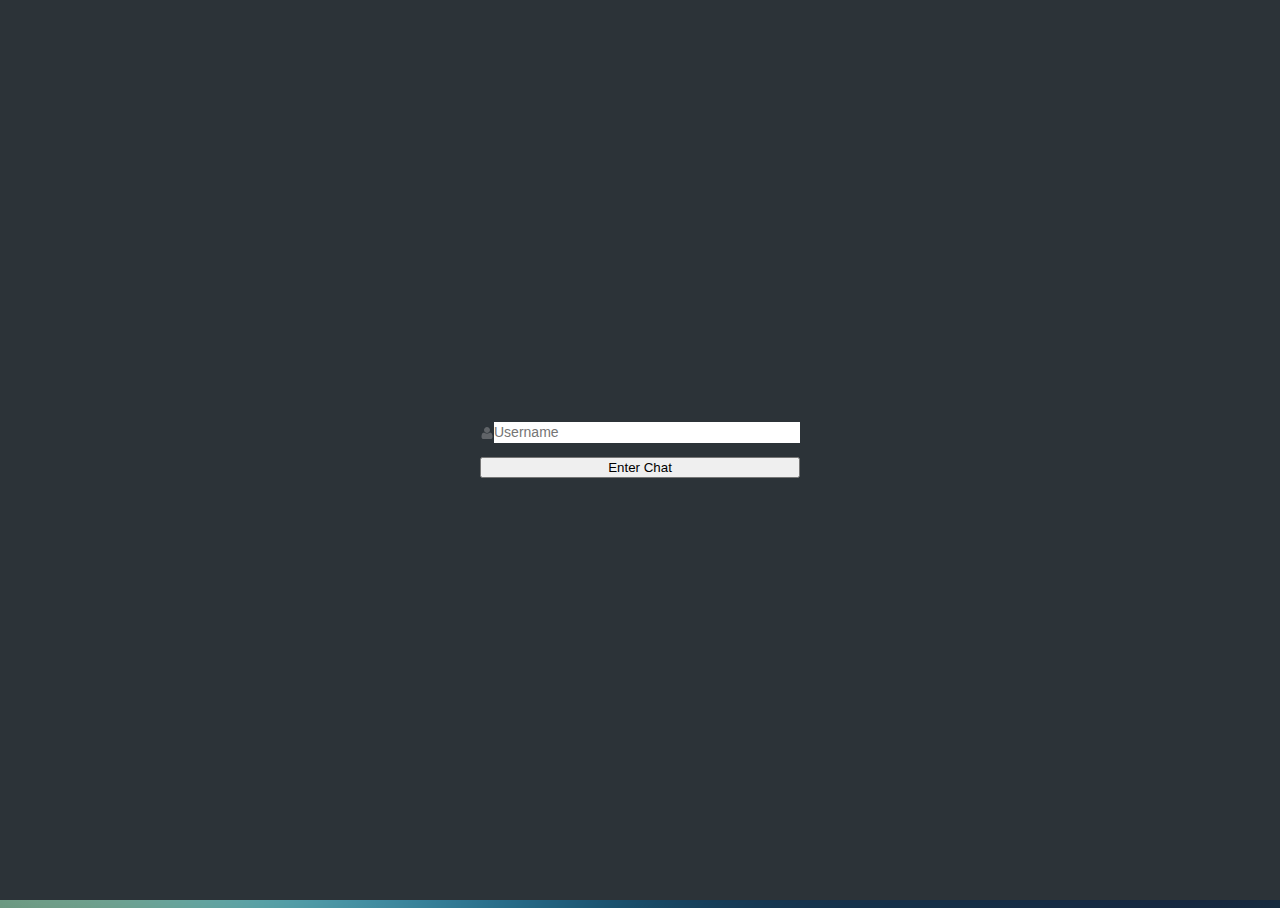
<file: templates/index.html>
<!DOCTYPE html>
<html lang="en">
<head>
  <meta charset="UTF-8">
  <title>Chat</title>
  <link rel="stylesheet" href="/static/style.css">
  <link rel="stylesheet" href="/static/Dropdown.css">
  <script src="/static/chat.js" defer></script>
</head>
<body>
    <div class="bg"></div>

    <div id="welcome-screen" class="align">
      <div class="bgbody">
      <div class="grid welcome-content">
        <div class="form login">
          <div class="form__field">
            <label for="login__username"><svg class="icon">
                <use xlink:href="#icon-user"></use>
              </svg><span class="hidden">Username</span></label>
            <input autocomplete="username" id="nameInput" type="text" name="username" class="form__input" placeholder="Username" required>
          </div> 
          <div class="form__field">
            <button id="nameSubmit">Enter Chat</button>

          </div>
        </div>
      </div>
      <svg xmlns="http://www.w3.org/2000/svg" class="icons">
        <symbol id="icon-user" viewBox="0 0 1792 1792">
          <path d="M1600 1405q0 120-73 189.5t-194 69.5H459q-121 0-194-69.5T192 1405q0-53 3.5-103.5t14-109T236 1084t43-97.5 62-81 85.5-53.5T538 832q9 0 42 21.5t74.5 48 108 48T896 971t133.5-21.5 108-48 74.5-48 42-21.5q61 0 111.5 20t85.5 53.5 62 81 43 97.5 26.5 108.5 14 109 3.5 103.5zm-320-893q0 159-112.5 271.5T896 896 624.5 783.5 512 512t112.5-271.5T896 128t271.5 112.5T1280 512z" />
        </symbol>
      </svg>
    </div>
  </div>
    
      <h1>Welcome <span id="username-display"></span>!</h1>

  <svg>
    <filter id="goo">
      <feGaussianBlur in="SourceGraphic" stdDeviation="10" result="blur" />
      <feColorMatrix in="blur" type="matrix"
        values="1 0 0 0 0  
                0 1 0 0 0  
                0 0 1 0 0  
                0 0 0 18 -7" result="goo" />
      <feBlend in="SourceGraphic" in2="goo" />
    </filter>
  </svg>

  <div class="dropdown">
    <input type="checkbox" id="language-toggle">

    <label class="dropdown__face" for="language-toggle">
      <div class="dropdown__text" id="current-lang">🌐 Select Language</div>
      <div class="dropdown__arrow"></div>
    </label>

    <ul class="dropdown__items" id="language-options">
      <li data-lang="en">🇺🇸 English</li>
      <li data-lang="es">🇪🇸 Español</li>
      <li data-lang="fr">🇫🇷 Français</li>
      <li data-lang="de">🇩🇪 Deutsch</li>
      <li data-lang="hi">🇮🇳 हिंदी</li>
      <li data-lang="ja">🇯🇵 日本語</li>
    </ul>
  </div>



    <div id="chatbox" class="chat">
      <div class="chat-title"></div>
      <div class="messages">
        <div class="messages-content"></div>
      </div>
      <div class="message-box">
        <textarea type="text" class="message-input" id="message" placeholder="Type message..."></textarea>
        <button type="button" class="message-submit">Send</button>
      </div>
    </div>
</body>
</html>
</file>
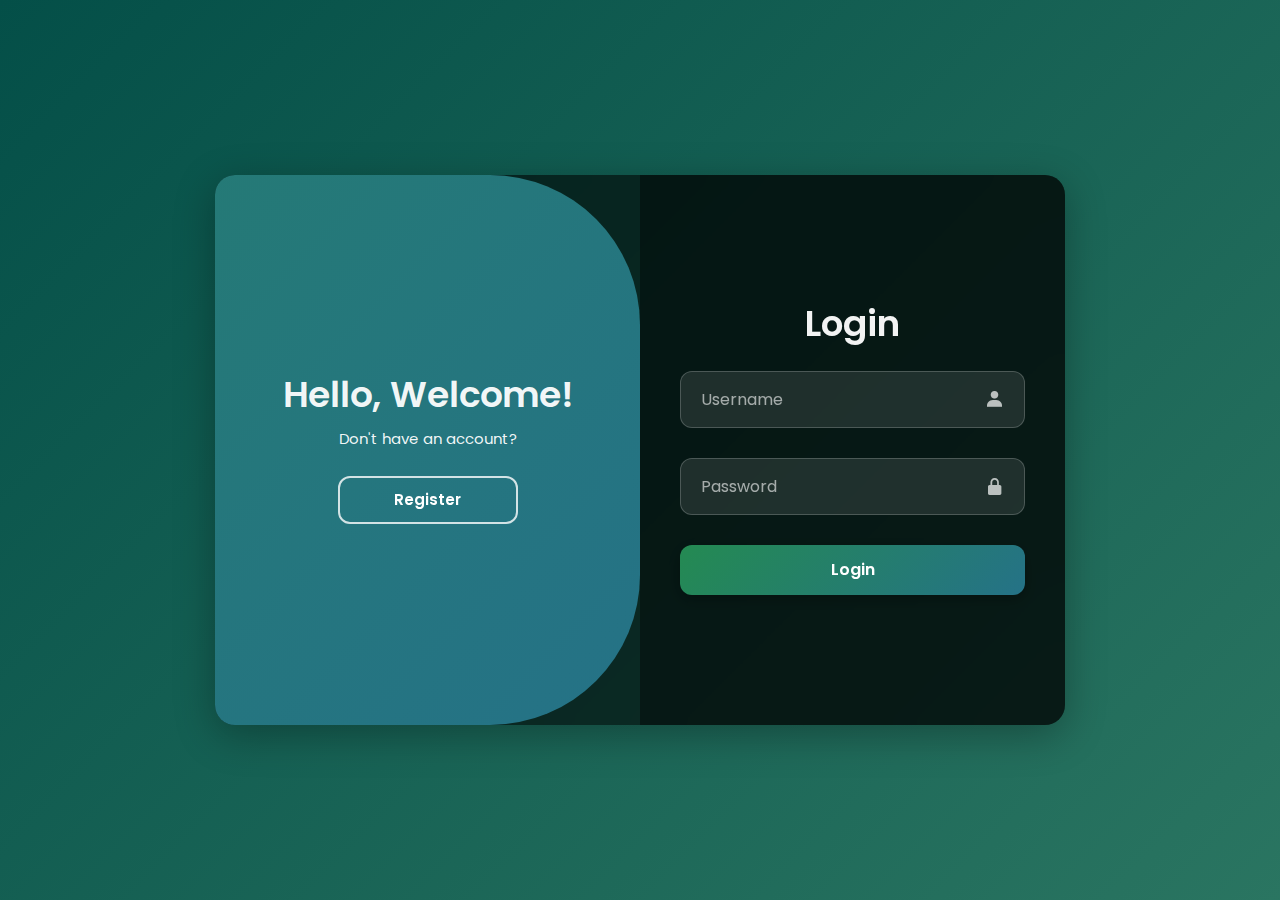
<file: templates/login-signup.html>
<!DOCTYPE html>
<html lang="en" >
<head>
  <meta charset="UTF-8">
  <title>Lingua</title>
  <link rel="stylesheet" href="/static/login-signup.css">
  <link rel="stylesheet" href="/static/login-signup.css">
  <link rel="icon" type="image/png" href="/static/ico.png" />

  <link href='https://unpkg.com/boxicons@2.1.4/css/boxicons.min.css' rel='stylesheet'>
</head>
<body>
    <div class="container">
        <div class="form-box login">
            <form id="login-form">
                <h1>Login</h1>
                <div class="input-box">
                    <input type="text" id="login-username" name="username" placeholder="Username" required>
                    <i class='bx bxs-user'></i>
                </div>
                <div class="input-box">
                    <input type="password" id="login-password" name="password" placeholder="Password" required>
                    <i class='bx bxs-lock-alt' ></i>
                </div>
                <button type="submit" class="btn">Login</button>
                <!-- <p>or login with social platforms</p>
                <div class="social-icons">
                    <a href="#"><i class='bx bxl-google' ></i></a>
                </div> -->
                <p id="login-error" class="error-msg" style="color:red; display:none;"></p>
            </form>
        </div>
        

        <div class="form-box register">
            <form id="signup-form">
                <h1>Registration</h1>
                <div class="input-box">
                    <input type="text" id="signup-username" name="username" placeholder="Username" required>
                    <i class='bx bxs-user'></i>
                </div>
                <div class="input-box">
                    <input type="email" id="signup-email" name="email" placeholder="Email" required>
                    <i class='bx bxs-envelope' ></i>
                </div>
                <div class="input-box">
                    <input type="password" id="signup-password" name="password" placeholder="Password" required>
                    <i class='bx bxs-lock-alt' ></i>
                </div>
                <button type="submit" class="btn">Register</button>
                <!-- <p>or register with social platforms</p>
                <div class="social-icons">
                    <a href="#"><i class='bx bxl-google' ></i></a>
                </div> -->
                <p id="signup-error" class="error-msg" style="color:red; display:none;"></p>
            </form>
        </div>
        

        <div class="toggle-box">
            <div class="toggle-panel toggle-left">
                <h1>Hello, Welcome!</h1>
                <p>Don't have an account?</p>
                <button class="btn register-btn">Register</button>
            </div>

            <div class="toggle-panel toggle-right">
                <h1>Welcome Back!</h1>
                <p>Already have an account?</p>
                <button class="btn login-btn">Login</button>
            </div>
        </div>
    </div>

    <script>
        const container = document.querySelector('.container');
        const registerBtn = document.querySelector('.register-btn');
        const loginBtn = document.querySelector('.login-btn');
        
        // Toggle login / signup forms
        registerBtn.addEventListener('click', () => {
            container.classList.add('active');
        });
        
        loginBtn.addEventListener('click', () => {
            container.classList.remove('active');
        });
        
        // LOGIN FORM
        document.getElementById('login-form').addEventListener('submit', async (e) => {
            e.preventDefault();
            const username = document.getElementById('login-username').value.trim();
            const password = document.getElementById('login-password').value.trim();
        
            try {
                const res = await fetch('/login', {
                    method: 'POST',
                    headers: { 'Content-Type': 'application/json' },
                    body: JSON.stringify({ username, password })
                });
        
                const data = await res.json();
                if (data.status === 'ok') {
                    localStorage.setItem("username", username);
                    window.location.href = '/chat'; // redirect to chat page
                } else {
                    const loginError = document.getElementById('login-error');
                    loginError.style.display = 'block';
                    loginError.textContent = data.message || 'Login failed. Try again.';
                }
            } catch (err) {
                console.error(err);
                alert('Server error. Please try again later.');
            }
        });
        
        // SIGNUP FORM
        document.getElementById('signup-form').addEventListener('submit', async (e) => {
            e.preventDefault();
            const username = document.getElementById('signup-username').value.trim();
            const email = document.getElementById('signup-email').value.trim();
            const password = document.getElementById('signup-password').value.trim();
        
            try {
                const res = await fetch('/register', {
                    method: 'POST',
                    headers: { 'Content-Type': 'application/json' },
                    body: JSON.stringify({ username, email, password })
                });
        
                const data = await res.json();
                if (data.status === 'ok') {
                    localStorage.setItem("username", username);
                    window.location.href = '/chat'; // redirect after signup
                } else {
                    const signupError = document.getElementById('signup-error');
                    signupError.style.display = 'block';
                    signupError.textContent = data.message || 'Signup failed. Try again.';
                }
            } catch (err) {
                console.error(err);
                alert('Server error. Please try again later.');
            }
        });
    </script>
    
    
</body>
</html>
</file>
<file: static/style.css>
*,
*::before,
*::after {
  box-sizing: border-box;
}

html,
body {
  height: 100%;
}

body {
  background: linear-gradient(135deg, #044f48, #2a7561);
  background-size: cover;
  font-family: "Open Sans", sans-serif;
  font-size: 12px;
  line-height: 1.3;
  overflow: hidden;
}

.bg {
  position: fixed;
  width: 100%;
  height: 100%;
  top: 0;
  left: 0;
  z-index: -1;
  background: url("Background.jpeg") no-repeat 0 0;
  background-size: cover;
  filter: blur(80px);
  transform: scale(1.2);
  pointer-events: none;
}

h1 {
  color: rgba(255, 255, 255, 0.5);
  text-align: center;
  font-size: clamp(2rem, 6vw, 5.5rem); /* Responsive font size */
  padding-bottom: 10%;
  width: 60%;
  position: absolute;
  top: 0%;
  left: 50%;
  transform: translateX(-50%);
}

#username-display {
  font-weight: bold;
  color: #ffffffc2;
}

.chat-title {
  flex: 0 1 45px;
  position: relative;
  z-index: 2;
  background: rgba(0, 0, 0, 0.2);
  color: #fff;
  text-transform: uppercase;
  text-align: left;
  padding: 10px 10px 10px 50px;
}

.chat {
  position: absolute;
  top: 60%;
  left: 50%;
  transform: translate(-50%, -50%);
  width: 300px;
  height: 80vh;
  max-height: 500px;
  z-index: 2;
  overflow: hidden;
  box-shadow: 0 5px 30px rgba(0, 0, 0, 0.2);
  background: rgba(0, 0, 0, 0.5);
  border-radius: 20px;
  display: flex;
  justify-content: space-between;
  flex-direction: column;
}

.messages {
  flex: 1 1 auto;
  color: rgba(255, 255, 255, 0.5);
  overflow: hidden;
  position: relative;
  width: 100%;
}
.messages .messages-content {
  position: absolute;
  top: 0;
  left: 0;
  height: 101%;
  width: 100%;
  overflow-y: auto;
  padding-bottom: 60px;
  scroll-behavior: smooth;
}

.messages .message {
  clear: both;
  float: left;
  padding: 6px 10px 7px;
  border-radius: 10px 10px 10px 0;
  background: rgba(0, 0, 0, 0.3);
  margin: 8px 0;
  font-size: 11px;
  line-height: 1.4;
  margin-left: 35px;
  position: relative;
  text-shadow: 0 1px 1px rgba(0, 0, 0, 0.2);
}
.messages .message .timestamp {
  position: absolute;
  bottom: -15px;
  font-size: 9px;
  color: rgba(255, 255, 255, 0.3);
}
.messages .message::before {
  content: "";
  position: absolute;
  bottom: -6px;
  border-top: 6px solid rgba(0, 0, 0, 0.3);
  left: 0;
  border-right: 7px solid transparent;
}
.messages .message.message-personal {
  float: right;
  color: #fff;
  text-align: right;
  background: linear-gradient(120deg, #248A52, #257287);
  border-radius: 10px 10px 0 10px;
  margin-right: 30px;
}
.messages .message.message-personal::before {
  left: auto;
  right: 0;
  border-right: none;
  border-left: 5px solid transparent;
  border-top: 4px solid #257287;
  bottom: -4px;
}
.messages .message:last-child {
  margin-bottom: 30px;
}
.messages .message.new {
  transform: scale(1);
  transform-origin: 0 0;
}

.message-box {
  flex: 0 1 40px;
  width: 100%;
  background: rgba(0, 0, 0, 0.3);
  padding: 10px;
  position: relative;
}
.message-box .message-input {
  background: none;
  border: none;
  outline: none !important;
  resize: none;
  color: rgba(255, 255, 255, 0.7);
  font-size: 11px;
  height: 17px;
  margin: 0;
  padding-right: 20px;
  width: 265px;
}
.message-box textarea:focus:-webkit-placeholder {
  color: transparent;
}
.message-box .message-submit {
  position: absolute;
  z-index: 1;
  top: 9px;
  right: 10px;
  color: #fff;
  border: none;
  background: #248A52;
  font-size: 10px;
  text-transform: uppercase;
  line-height: 1;
  padding: 6px 10px;
  border-radius: 10px;
  outline: none !important;
  transition: background 0.2s ease;
}
.message-box .message-submit:hover {
  background: #1D7745;
}

/*--------------------
Custom Srollbar
--------------------*/
.mCSB_scrollTools {
  margin: 1px -3px 1px 0;
  opacity: 0;
}

.mCSB_inside > .mCSB_container {
  margin-right: 0px;
  padding: 0 10px;
}

.mCSB_scrollTools .mCSB_dragger .mCSB_dragger_bar {
  background-color: rgba(0, 0, 0, 0.5) !important;
}

body {
  display: flex;
  align-items: center;
  justify-content: center;
  overflow: hidden;
}

#welcome-screen {
  position: fixed;
  top: 0;
  left: 0;
  width: 100%;
  height: 100%;
  z-index: 50; /* Above .bg, below other stuff */
  display: flex;
  align-items: center;
  justify-content: center;
  flex-direction: column;
  backdrop-filter: blur(80px); /* nice effect */
  background: linear-gradient(135deg, #044f48, #2a7561);
  background-size: cover;

}

:root {
  --baseColor: #606468;
}

.bgbody {
  display: grid;
  place-items: center;
}

.grid {
  inline-size: 90%;
  margin-inline: auto;
  max-inline-size: 20rem;
}

:root {
  --iconFill: var(--baseColor);
}

.icons {
  display: none;
}

.icon {
  block-size: 1em;
  display: inline-block;
  fill: var(--iconFill);
  inline-size: 1em;
  vertical-align: middle;
}

.hidden {
  border: 0;
  clip: rect(0 0 0 0);
  height: 1px;
  margin: -1px;
  overflow: hidden;
  padding: 0;
  position: absolute;
  width: 1px;
}

:root {
  --htmlFontSize: 100%;

  --bodyBackgroundColor: #2c3338;
  --bodyColor: var(--baseColor);
  --bodyFontFamily: "Open Sans";
  --bodyFontFamilyFallback: sans-serif;
  --bodyFontSize: 0.875rem;
  --bodyFontWeight: 400;
  --bodyLineHeight: 1.5;
}

* {
  box-sizing: inherit;
}

html {
  box-sizing: border-box;
  font-size: var(--htmlFontSize);
}

.bgbody {
  background-color: var(--bodyBackgroundColor);
  color: var(--bodyColor);
  font-family: var(--bodyFontFamily), var(--bodyFontFamilyFallback);
  font-size: var(--bodyFontSize);
  font-weight: var(--bodyFontWeight);
  line-height: var(--bodyLineHeight);
  margin: 0;
  min-block-size: 100vh;
  width: 100%;
  height: 100%;
}

/* modules/anchor.css */

:root {
  --anchorColor: #eee;
}

a {
  color: var(--anchorColor);
  outline: 0;
  text-decoration: none;
}

a:focus,
a:hover {
  text-decoration: underline;
}

/* modules/form.css */

:root {
  --formGap: 0.875rem;
}

input {
  background-image: none;
  border: 0;
  color: inherit;
  font: inherit;
  margin: 0;
  outline: 0;
  padding: 0;
  transition: background-color 0.3s;
}

input[type="submit"] {
  cursor: pointer;
}

.form {
  display: grid;
  gap: var(--formGap);
}

.form input[type="password"],
.form input[type="text"],
#nameSubmit {
  inline-size: 100%;
}

.form__field {
  display: flex;
}

.form__input {
  flex: 1;
}


/* @media screen and (max-aspect-ratio: 1/1) {
  h1 {
    display: none;
  }

  .chat-title {
  flex: 0 1 45px;
  position: relative;
  z-index: 2;
  background: rgba(0, 0, 0, 0.2);
  color: #fff;
  text-transform: uppercase;
  text-align: left;
  padding: 10px 10px 10px 50px;
}

.messages .message {
  padding: 12px 20px 14px;
  border-radius: 20px 20px 20px 0;
  font-size: 36px;
}

  .chat {
    width: 100vw;
    height: 100vh;
  }
  html, body {
    height: 100%;
    margin: 0;
    padding: 0;
  }
  .message-box .message-input {
    font-size: 36px;
    height: 60px;
  }
  .chat-title{
    padding: 60px;
  }
  
  .message-box .message-submit {
    font-size: 20px;
    padding: 20px 40px;
  }
} */

.logoutbtn {
  font-size: 17px;
  text-decoration: none;
  padding: 1em 2.5em;
  display: inline-block;
  cursor: pointer;
  border-radius: 6em;
  transition: all 0.2s;
  border: none;
  color: black;
  background-color: white;
  position: absolute;
  bottom: 5%;
  right: 3%;
  z-index: 10;
  opacity: 0.8;
}

.logoutbtn:hover {
  transform: translateY(-3px);
  box-shadow: 0 10px 20px rgba(0, 0, 0, 0.2);
}

.logoutbtn:active {
  transform: translateY(-1px);
  box-shadow: 0 5px 10px rgba(0, 0, 0, 0.2);
  opacity: 1;
}

/* --------------------
 Message Box Layout
-------------------- */
.message-box {
  display: flex;
  align-items: center;
  gap: 8px; /* spacing between elements */
  padding: 10px;
  background: rgba(0, 0, 0, 0.3);
  border-top: 1px solid rgba(255, 255, 255, 0.1);
}

/* Input expands to fill remaining space */
.message-box .message-input {
  flex: 1;
  min-height: 35px;
  max-height: 120px;
  resize: none;
  border-radius: 20px;
  padding: 8px 12px;
  font-size: 13px;
  background: rgba(255, 255, 255, 0.08);
  border: none;
  outline: none;
  color: rgba(255, 255, 255, 0.9);
  line-height: 1.4;
}

/* All buttons styled equally */
.message-box .message-submit {
  display: flex;
  align-items: center;
  justify-content: center;
  width: 40px;
  height: 40px;
  border-radius: 50%;
  border: none;
  background: #248A52;
  cursor: pointer;
  transition: background 0.2s ease, transform 0.1s ease;
}

.message-box .message-submit:hover {
  background: #1D7745;
  transform: scale(1.05);
}

.message-box .message-submit svg {
  width: 20px;
  height: 20px;
  stroke: #fff;
  fill: none;
  pointer-events: none;
}

/* Mic toggle */
.message-box .mic-icon { display: inline; }
.message-box .stop-icon { display: none; }

.message-box .message-submit.recording .mic-icon { display: none; }
.message-box .message-submit.recording .stop-icon { display: inline; }

/* Active recording button pulse effect */
.message-box .message-submit.recording {
  background: #e63946; /* red */
  animation: pulse 1.2s infinite;
}

.message-box .message-submit.recording:hover {
  background: #8a1620; /* red */
}

@keyframes pulse {
  0% { transform: scale(1); }
  50% { transform: scale(1.12); }
  100% { transform: scale(1); }
}
/* Button group layout */
.message-box .button-group {
  display: flex;
  align-items: center;
  gap: 8px; /* space between buttons */
}

/* Ensure buttons inside button-group keep their style */
.message-box .button-group .message-submit {
  width: 40px;
  height: 40px;
  border-radius: 50%;
  background: #248A52;
  display: flex;
  align-items: center;
  justify-content: center;
  cursor: pointer;
  transition: background 0.2s ease, transform 0.1s ease;
}

.message-box .button-group .message-submit:hover {
  background: #1D7745;
  transform: scale(1.05);
}

/* Mic / Stop toggle */
.message-box .mic-icon {
  display: inline;
}

.message-box .stop-icon {
  display: none;
}

.message-box .message-submit.recording .mic-icon {
  display: none;
}

.message-box .message-submit.recording .stop-icon {
  display: inline;
}

/* Make sure textarea expands but buttons stay inline */
.message-box {
  display: flex;
  align-items: center;
  gap: 8px;
}

.message-box .message-input {
  flex: 1; /* textarea takes all remaining space */
  min-height: 35px;
  max-height: 120px;
  resize: none;
  border-radius: 20px;
  padding: 8px 12px;
  font-size: 13px;
  background: rgba(255, 255, 255, 0.08);
  color: rgba(255, 255, 255, 0.9);
}

.message-box {
  display: flex;
  align-items: center;
  gap: 8px; /* space between input and buttons */
  padding: 10px;
  background: rgba(0, 0, 0, 0.3);
  border-top: 1px solid rgba(255, 255, 255, 0.1);
}

.message-box .message-input {
  flex: 1; /* textarea takes remaining space */
  min-height: 35px;
  max-height: 120px;
  resize: none;
  border-radius: 20px;
  padding: 8px 12px;
  font-size: 13px;
  background: rgba(255, 255, 255, 0.08);
  border: none;
  outline: none;
  color: rgba(255, 255, 255, 0.9);
}

.message-box .button-group {
  display: flex;
  align-items: center;
  gap: 8px; /* space between buttons */
}

.message-box .button-group .message-submit {
  width: 40px;
  height: 40px;
  border-radius: 50%;
  border: none;
  background: #248A52;
  display: flex;
  align-items: center;
  justify-content: center;
  cursor: pointer;
  transition: background 0.2s ease, transform 0.1s ease;
}

.message-box .button-group .message-submit:hover {
  background: #1D7745;
  transform: scale(1.05);
}

/* Mic / Stop toggle */
.message-box .mic-icon { display: inline; }
.message-box .stop-icon { display: none; }
.message-box .message-submit.recording .mic-icon { display: none; }
.message-box .message-submit.recording .stop-icon { display: inline; }
.message-box .message-submit.recording { background: #e63946; animation: pulse 1.2s infinite; }
</file>
<file: static/Dropdown.css>
.dropdown {
  width: clamp(120px, 12vw, 180px); /* Responsive width */
  filter: url(#goo);
  position: absolute;
  top: 5%;
  right: 3%;
  z-index: 10;
  font-size: clamp(0.6rem, 1.2vw, 1rem); /* Responsive font size */
  opacity: 0.8;
}

.dropdown__face, .dropdown__items {
  background-color: #fff;
  padding: 20px;
  border-radius: 25px;
}
.dropdown__face {
  display: block;
  position: relative;
}
.dropdown__items {
  margin: 0;
  position: absolute;
  right: 0;
  top: 50%;
  width: 100%;
  list-style: none;
  list-style-type: none;
  display: flex;
  justify-content: space-between;
  visibility: hidden;
  z-index: -1;
  opacity: 0;
  transition: all 0.4s cubic-bezier(0.93, 0.88, 0.1, 0.8);
}
.dropdown__items::before {
  content: "";
  background-color: #fff;
  position: absolute;
  bottom: 100%;
  right: 20%;
  height: 40px;
  width: 20px;
}
.dropdown__arrow {
  border-bottom: 2px solid #000;
  border-right: 2px solid #000;
  position: absolute;
  top: 50%;
  right: 30px;
  width: 10px;
  height: 10px;
  transform: rotate(45deg) translateY(-50%);
  transform-origin: right;
}
.dropdown input {
  display: none;
}
.dropdown input:checked ~ .dropdown__items {
  top: calc(100% + 25px);
  visibility: visible;
  opacity: 1;
}

.dropdown__items {
  display: flex;
  flex-direction: column;
  align-items: flex-start;
  gap: 10px;
}

.dropdown__items li {
  cursor: pointer;
  padding: 5px 10px;
  border-radius: 10px;
  transition: background-color 0.2s ease;
}
.dropdown__items li:hover {
  background-color: #f0f0f0;
}/*# sourceMappingURL=Dropdown.css.map */
</file>
<file: static/login-signup.css>
@import url('https://fonts.googleapis.com/css2?family=Poppins:ital,wght@0,100;0,200;0,300;0,400;0,500;0,600;0,700;0,800;0,900;1,100;1,200;1,300;1,400;1,500;1,600;1,700;1,800;1,900&display=swap');

* {
    margin: 0;
    padding: 0;
    box-sizing: border-box;
    font-family: "Poppins", sans-serif;
    text-decoration: none;
    list-style: none;
}

body {
    display: flex;
    justify-content: center;
    align-items: center;
    min-height: 100vh;
    background: linear-gradient(135deg, #044f48, #2a7561);
}

.container {
    position: relative;
    width: 850px;
    height: 550px;
    background: rgba(0, 0, 0, 0.6);
    margin: 20px;
    border-radius: 20px;
    box-shadow: 0 10px 40px rgba(0, 0, 0, 0.3);
    overflow: hidden;
    backdrop-filter: blur(10px);
}

.container h1 {
    font-size: 36px;
    margin: -10px 0;
    color: rgba(255, 255, 255, 0.95);
    font-weight: 600;
}

.container p {
    font-size: 14.5px;
    margin: 15px 0;
    color: rgba(255, 255, 255, 0.8);
    line-height: 1.5;
}

form { 
    width: 100%; 
}

.form-box {
    position: absolute;
    right: 0;
    width: 50%;
    height: 100%;
    background: rgba(0, 0, 0, 0.4);
    display: flex;
    align-items: center;
    color: rgba(255, 255, 255, 0.9);
    text-align: center;
    padding: 40px;
    z-index: 3;
    transition: all 0.6s ease-in-out 1.2s;
}

.container.active .form-box { 
    right: 50%; 
    opacity: 0;
    visibility: hidden;
    transition-delay: 0s;
}

.form-box.register { 
    opacity: 0;
    visibility: hidden;
    transition: all 0.6s ease-in-out 0s;
}

.container.active .form-box.register {
    opacity: 1;
    visibility: visible;
    transition-delay: 1.2s;
}

.input-box {
    position: relative;
    margin: 30px 0;
}

.input-box input {
    width: 100%;
    padding: 15px 50px 15px 20px;
    background: rgba(255, 255, 255, 0.1);
    border-radius: 12px;
    border: 1px solid rgba(255, 255, 255, 0.2);
    outline: none;
    font-size: 16px;
    color: rgba(255, 255, 255, 0.9);
    font-weight: 500;
    transition: all 0.3s ease;
}

.input-box input:focus {
    background: rgba(255, 255, 255, 0.15);
    border-color: rgba(255, 255, 255, 0.4);
    box-shadow: 0 0 20px rgba(37, 138, 82, 0.3);
}

.input-box input::placeholder {
    color: rgba(255, 255, 255, 0.6);
    font-weight: 400;
}

.input-box i {
    position: absolute;
    right: 20px;
    top: 50%;
    transform: translateY(-50%);
    font-size: 20px;
    color: rgba(255, 255, 255, 0.7);
}

.btn {
    width: 100%;
    height: 50px;
    background: linear-gradient(135deg, #248A52, #257287);
    border-radius: 12px;
    box-shadow: 0 4px 15px rgba(0, 0, 0, 0.3);
    border: none;
    cursor: pointer;
    font-size: 16px;
    color: #fff;
    font-weight: 600;
    transition: all 0.3s ease;
    position: relative;
    overflow: hidden;
}

.btn:hover {
    transform: translateY(-2px);
    box-shadow: 0 6px 20px rgba(0, 0, 0, 0.4);
    background: linear-gradient(135deg, #2a9c5e, #2a7f9a);
}

.btn:active {
    transform: translateY(0);
}

.social-icons {
    display: flex;
    justify-content: center;
    margin: 25px 0 15px;
    gap: 15px;
}

.social-icons a {
    display: inline-flex;
    padding: 12px;
    border: 2px solid rgba(255, 255, 255, 0.3);
    border-radius: 12px;
    font-size: 22px;
    color: rgba(255, 255, 255, 0.8);
    transition: all 0.3s ease;
    background: rgba(255, 255, 255, 0.05);
}

.social-icons a:hover {
    background: rgba(255, 255, 255, 0.15);
    color: rgba(255, 255, 255, 1);
    border-color: rgba(255, 255, 255, 0.5);
    transform: translateY(-2px);
}

.toggle-box {
    position: absolute;
    width: 100%;
    height: 100%;
    z-index: 2;
}

.toggle-box::before {
    content: '';
    position: absolute;
    left: -250%;
    width: 300%;
    height: 100%;
    background: linear-gradient(135deg, #248A52, #257287);
    border-radius: 150px;
    z-index: 2;
    transition: 1.8s ease-in-out;
}

.container.active .toggle-box::before { 
    left: 50%; 
}

.toggle-panel {
    position: absolute;
    width: 50%;
    height: 100%;
    color: #fff;
    display: flex;
    flex-direction: column;
    justify-content: center;
    align-items: center;
    z-index: 3;
    padding: 40px;
    text-align: center;
    transition: all 0.6s ease-in-out;
}

.toggle-panel.toggle-left { 
    left: 0;
    transition-delay: 1.2s; 
}

.container.active .toggle-panel.toggle-left {
    left: -50%;
    transition-delay: 0.6s;
}

.toggle-panel.toggle-right { 
    right: -50%;
    transition-delay: 0.6s;
}

.container.active .toggle-panel.toggle-right {
    right: 0;
    transition-delay: 1.2s;
}

.toggle-panel p { 
    margin-bottom: 25px;
    color: rgba(255, 255, 255, 0.95);
    font-size: 15px;
    line-height: 1.6;
}

.toggle-panel .btn {
    width: 180px;
    height: 48px;
    background: transparent;
    border: 2px solid rgba(255, 255, 255, 0.8);
    box-shadow: none;
    font-size: 15px;
    transition: all 0.3s ease;
}

.toggle-panel .btn:hover {
    background: rgba(255, 255, 255, 0.15);
    border-color: rgba(255, 255, 255, 1);
    transform: translateY(-2px);
}

/* Welcome message styling */
.welcome-text {
    font-size: 28px;
    margin-bottom: 15px;
    font-weight: 300;
    color: rgba(255, 255, 255, 0.95);
}

.sub-text {
    font-size: 16px;
    color: rgba(255, 255, 255, 0.8);
    margin-bottom: 30px;
}

@media screen and (max-width: 650px){
    .container { 
        height: calc(100vh - 40px);
        border-radius: 15px;
    }

    .form-box {
        bottom: 0;
        width: 100%;
        height: 70%;
        padding: 30px;
    }

    .container.active .form-box {
        right: 0;
        bottom: 30%;
    }

    .toggle-box::before {
        left: 0;
        top: -270%;
        width: 100%;
        height: 300%;
        border-radius: 20vw;
    }

    .container.active .toggle-box::before {
        left: 0;
        top: 70%;
    }

    .container.active .toggle-panel.toggle-left {
        left: 0;
        top: -30%;
    }

    .toggle-panel { 
        width: 100%;
        height: 30%;
        padding: 20px;
    }
    
    .toggle-panel.toggle-left { top: 0; }
    .toggle-panel.toggle-right {
        right: 0;
        bottom: -30%;
    }

    .container.active .toggle-panel.toggle-right { bottom: 0; }
}

@media screen and (max-width: 400px){
    .form-box { 
        padding: 20px; 
    }

    .toggle-panel h1 {
        font-size: 30px; 
    }
    
    .social-icons a {
        padding: 10px;
        font-size: 20px;
    }
    
    .input-box input {
        padding: 12px 45px 12px 15px;
    }
}
</file>
